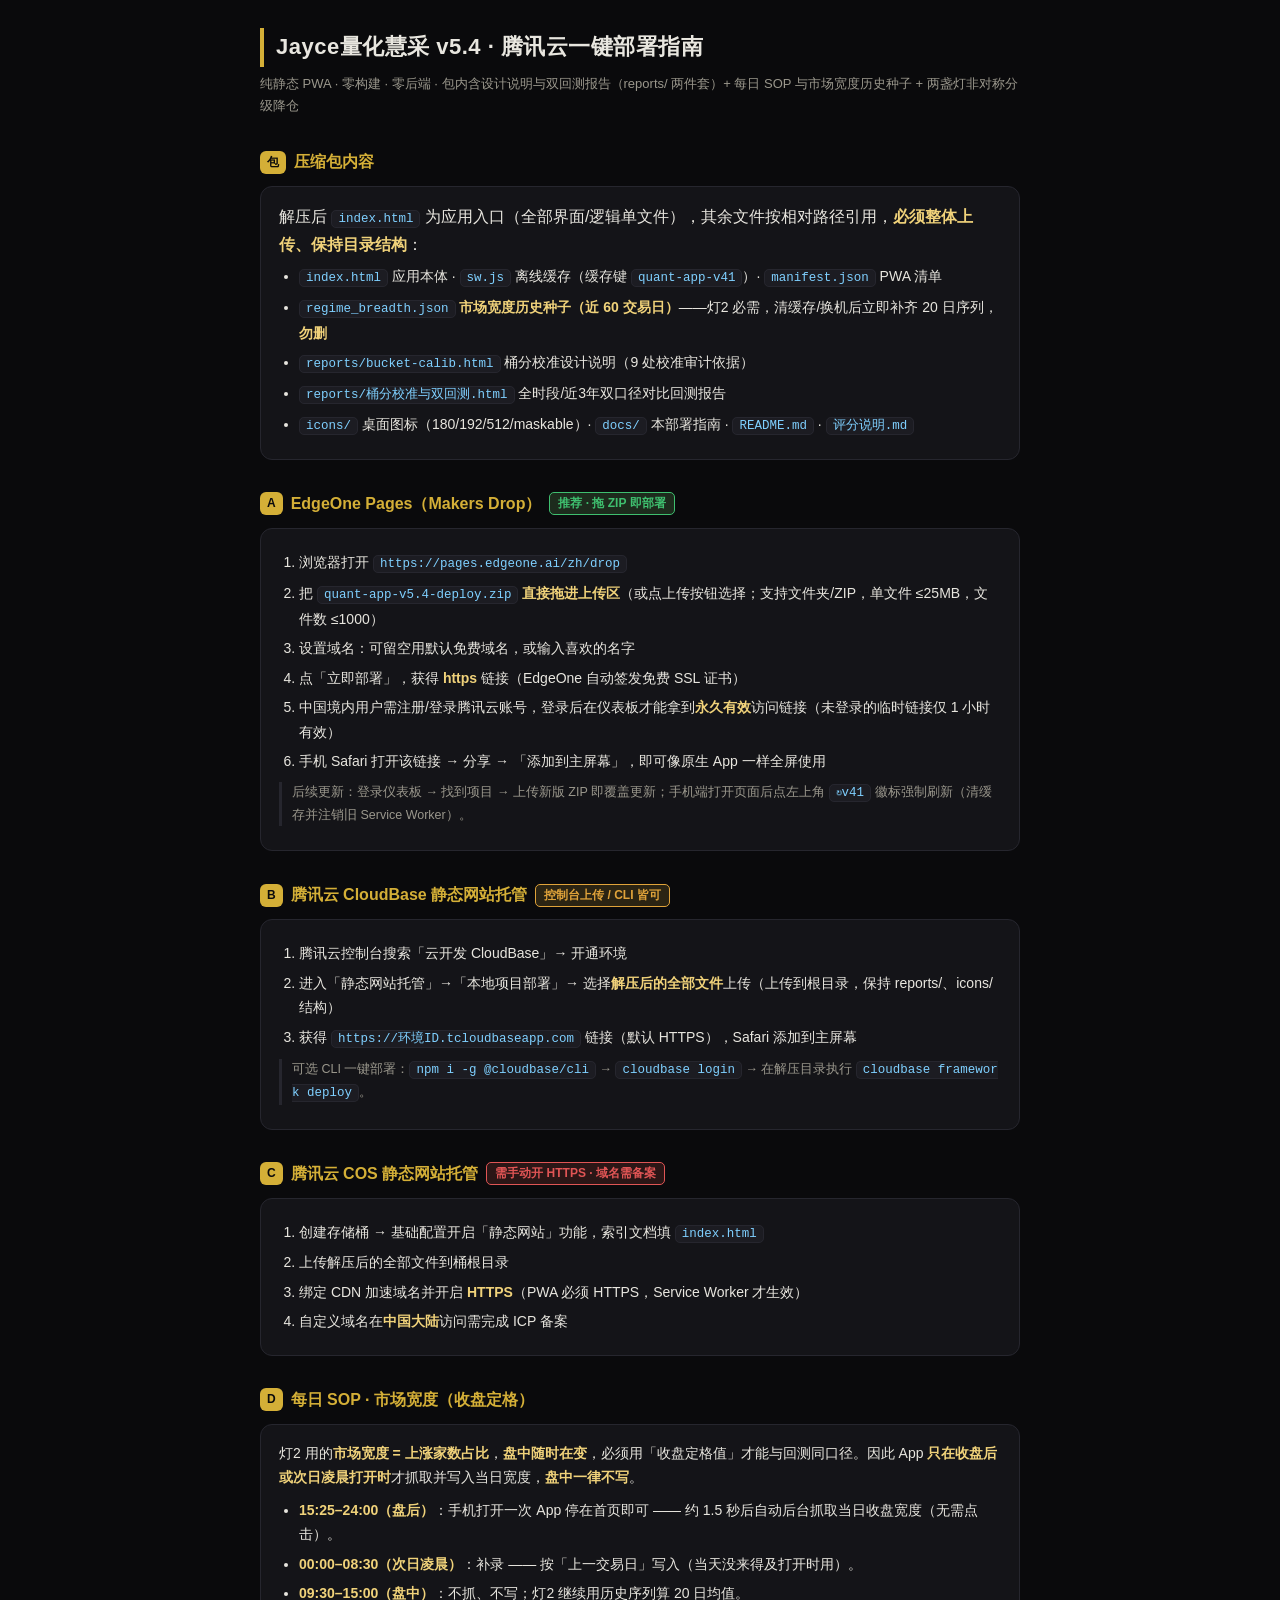
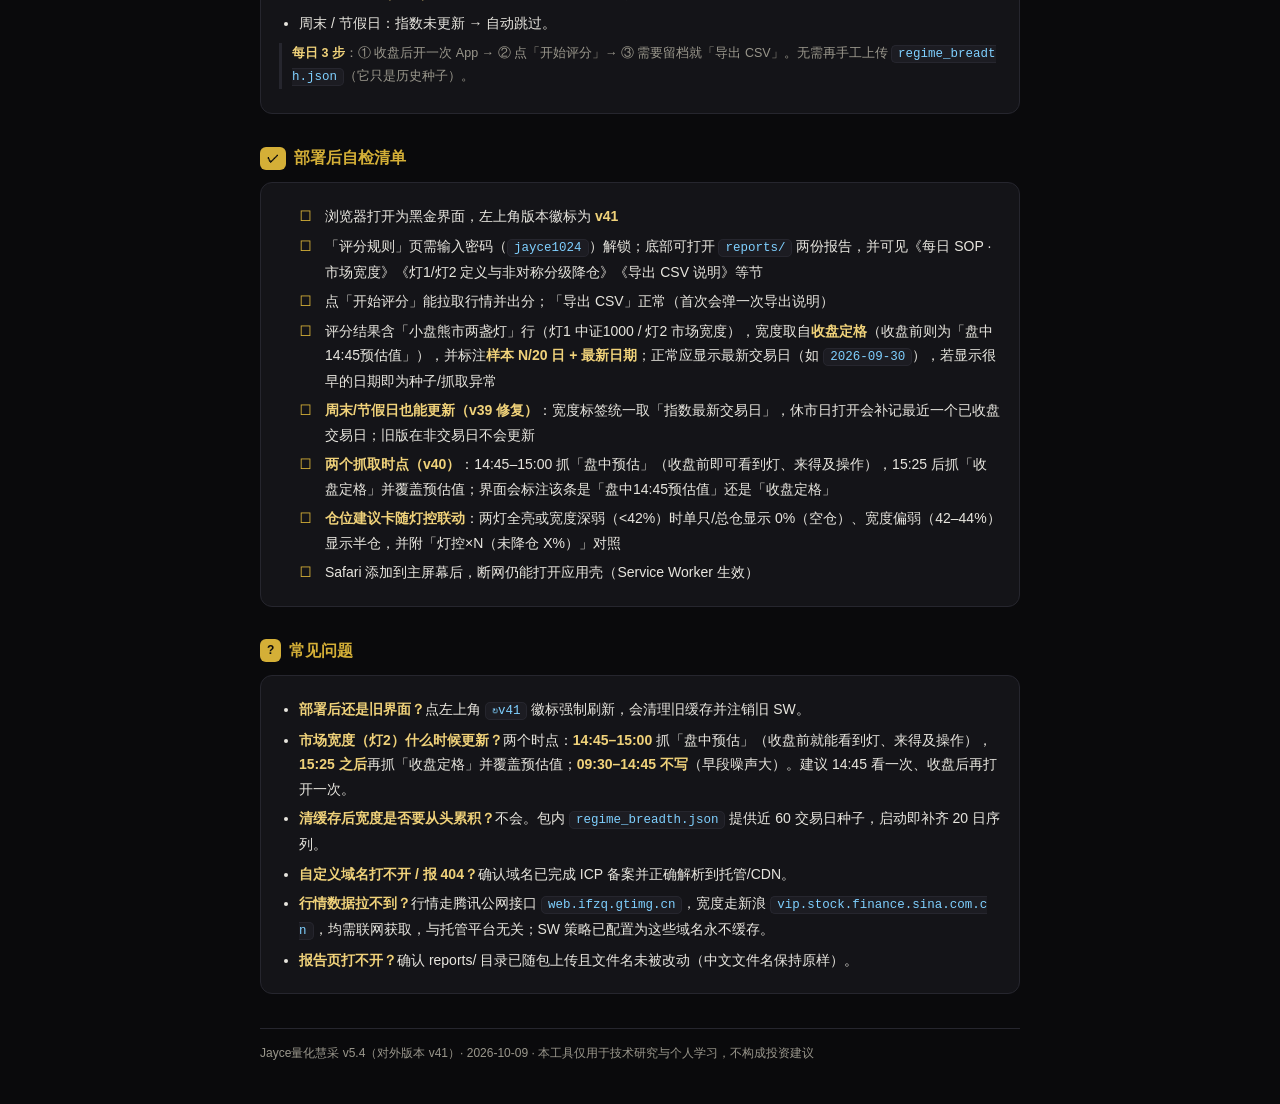
<file: docs/docs/腾讯云部署指南.html>
<!DOCTYPE html>
<html lang="zh-CN">
<head>
<meta charset="UTF-8">
<meta name="viewport" content="width=device-width,initial-scale=1">
<title>Jayce量化慧采 v5.4 · 腾讯云一键部署指南</title>
<style>
  :root{--bg:#0a0a0c;--card:#141418;--line:#26262e;--gold:#d4af37;--gold2:#f0d27a;--tx:#e8e6df;--sub:#9a978c;--ok:#3fbf6f;--warn:#e0a33a;--err:#e05555}
  *{margin:0;padding:0;box-sizing:border-box}
  body{background:var(--bg);color:var(--tx);font-family:-apple-system,BlinkMacSystemFont,"PingFang SC","Microsoft YaHei",sans-serif;line-height:1.75;padding:28px 16px 60px}
  .wrap{max-width:760px;margin:0 auto}
  h1{font-size:22px;letter-spacing:.5px;border-left:4px solid var(--gold);padding-left:12px;margin-bottom:6px}
  .sub{color:var(--sub);font-size:13px;margin-bottom:22px}
  h2{font-size:16px;color:var(--gold);margin:30px 0 10px;display:flex;align-items:center;gap:8px}
  h2 .n{background:var(--gold);color:#0a0a0c;border-radius:6px;font-size:12px;font-weight:700;padding:1px 7px}
  .card{background:var(--card);border:1px solid var(--line);border-radius:12px;padding:16px 18px;margin-bottom:12px}
  .card b{color:var(--gold2)}
  ol,ul{margin-left:20px}
  li{margin:5px 0;font-size:14px}
  code{background:#1c1c22;border:1px solid var(--line);border-radius:5px;padding:1px 6px;font-size:12.5px;color:#7fd0ff;word-break:break-all}
  .tag{display:inline-block;border-radius:5px;padding:0 8px;font-size:12px;font-weight:600;margin-right:6px}
  .tag.a{background:#1d2b1d;color:var(--ok);border:1px solid var(--ok)}
  .tag.b{background:#2b2413;color:var(--warn);border:1px solid var(--warn)}
  .tag.c{background:#2b1616;color:var(--err);border:1px solid var(--err)}
  .ok{color:var(--ok)} .warn{color:var(--warn)} .err{color:var(--err)}
  .note{font-size:12.5px;color:var(--sub);border-left:3px solid var(--line);padding-left:10px;margin:8px 0}
  .check li{list-style:none;position:relative;padding-left:26px}
  .check li::before{content:"☐";position:absolute;left:0;color:var(--gold)}
  .foot{margin-top:34px;color:var(--sub);font-size:12px;border-top:1px solid var(--line);padding-top:14px}
</style>
</head>
<body>
<div class="wrap">
  <h1>Jayce量化慧采 v5.4 · 腾讯云一键部署指南</h1>
  <div class="sub">纯静态 PWA · 零构建 · 零后端 · 包内含设计说明与双回测报告（reports/ 两件套）+ 每日 SOP 与市场宽度历史种子 + 两盏灯非对称分级降仓</div>

  <h2><span class="n">包</span>压缩包内容</h2>
  <div class="card">
    解压后 <code>index.html</code> 为应用入口（全部界面/逻辑单文件），其余文件按相对路径引用，<b>必须整体上传、保持目录结构</b>：
    <ul>
      <li><code>index.html</code> 应用本体 · <code>sw.js</code> 离线缓存（缓存键 <code>quant-app-v41</code>）· <code>manifest.json</code> PWA 清单</li>
      <li><code>regime_breadth.json</code> <b>市场宽度历史种子（近 60 交易日）</b>——灯2 必需，清缓存/换机后立即补齐 20 日序列，<b>勿删</b></li>
      <li><code>reports/bucket-calib.html</code> 桶分校准设计说明（9 处校准审计依据）</li>
      <li><code>reports/桶分校准与双回测.html</code> 全时段/近3年双口径对比回测报告</li>
      <li><code>icons/</code> 桌面图标（180/192/512/maskable）· <code>docs/</code> 本部署指南 · <code>README.md</code> · <code>评分说明.md</code></li>
    </ul>
  </div>

  <h2><span class="n">A</span>EdgeOne Pages（Makers Drop）<span class="tag a">推荐 · 拖 ZIP 即部署</span></h2>
  <div class="card">
    <ol>
      <li>浏览器打开 <code>https://pages.edgeone.ai/zh/drop</code></li>
      <li>把 <code>quant-app-v5.4-deploy.zip</code> <b>直接拖进上传区</b>（或点上传按钮选择；支持文件夹/ZIP，单文件 ≤25MB，文件数 ≤1000）</li>
      <li>设置域名：可留空用默认免费域名，或输入喜欢的名字</li>
      <li>点「立即部署」，获得 <b>https</b> 链接（EdgeOne 自动签发免费 SSL 证书）</li>
      <li>中国境内用户需注册/登录腾讯云账号，登录后在仪表板才能拿到<b>永久有效</b>访问链接（未登录的临时链接仅 1 小时有效）</li>
      <li>手机 Safari 打开该链接 → 分享 → 「添加到主屏幕」，即可像原生 App 一样全屏使用</li>
    </ol>
    <div class="note">后续更新：登录仪表板 → 找到项目 → 上传新版 ZIP 即覆盖更新；手机端打开页面后点左上角 <code>↻v41</code> 徽标强制刷新（清缓存并注销旧 Service Worker）。</div>
  </div>

  <h2><span class="n">B</span>腾讯云 CloudBase 静态网站托管<span class="tag b">控制台上传 / CLI 皆可</span></h2>
  <div class="card">
    <ol>
      <li>腾讯云控制台搜索「云开发 CloudBase」→ 开通环境</li>
      <li>进入「静态网站托管」→「本地项目部署」→ 选择<b>解压后的全部文件</b>上传（上传到根目录，保持 reports/、icons/ 结构）</li>
      <li>获得 <code>https://环境ID.tcloudbaseapp.com</code> 链接（默认 HTTPS），Safari 添加到主屏幕</li>
    </ol>
    <div class="note">可选 CLI 一键部署：<code>npm i -g @cloudbase/cli</code> → <code>cloudbase login</code> → 在解压目录执行 <code>cloudbase framework deploy</code>。</div>
  </div>

  <h2><span class="n">C</span>腾讯云 COS 静态网站托管<span class="tag c">需手动开 HTTPS · 域名需备案</span></h2>
  <div class="card">
    <ol>
      <li>创建存储桶 → 基础配置开启「静态网站」功能，索引文档填 <code>index.html</code></li>
      <li>上传解压后的全部文件到桶根目录</li>
      <li>绑定 CDN 加速域名并开启 <b>HTTPS</b>（PWA 必须 HTTPS，Service Worker 才生效）</li>
      <li>自定义域名在<b>中国大陆</b>访问需完成 ICP 备案</li>
    </ol>
  </div>

  <h2><span class="n">D</span>每日 SOP · 市场宽度（收盘定格）</h2>
  <div class="card">
    <p style="font-size:14px;margin-bottom:8px">灯2 用的<b>市场宽度 = 上涨家数占比</b>，<b>盘中随时在变</b>，必须用「收盘定格值」才能与回测同口径。因此 App <b>只在收盘后或次日凌晨打开时</b>才抓取并写入当日宽度，<b>盘中一律不写</b>。</p>
    <ul>
      <li><b>15:25–24:00（盘后）</b>：手机打开一次 App 停在首页即可 —— 约 1.5 秒后自动后台抓取当日收盘宽度（无需点击）。</li>
      <li><b>00:00–08:30（次日凌晨）</b>：补录 —— 按「上一交易日」写入（当天没来得及打开时用）。</li>
      <li><b>09:30–15:00（盘中）</b>：不抓、不写；灯2 继续用历史序列算 20 日均值。</li>
      <li>周末 / 节假日：指数未更新 → 自动跳过。</li>
    </ul>
    <div class="note"><b>每日 3 步</b>：① 收盘后开一次 App → ② 点「开始评分」→ ③ 需要留档就「导出 CSV」。无需再手工上传 <code>regime_breadth.json</code>（它只是历史种子）。</div>
  </div>

  <h2><span class="n">✓</span>部署后自检清单</h2>
  <div class="card check">
    <ul>
      <li>浏览器打开为黑金界面，左上角版本徽标为 <b>v41</b></li>
      <li>「评分规则」页需输入密码（<code>jayce1024</code>）解锁；底部可打开 <code>reports/</code> 两份报告，并可见《每日 SOP · 市场宽度》《灯1/灯2 定义与非对称分级降仓》《导出 CSV 说明》等节</li>
      <li>点「开始评分」能拉取行情并出分；「导出 CSV」正常（首次会弹一次导出说明）</li>
      <li>评分结果含「小盘熊市两盏灯」行（灯1 中证1000 / 灯2 市场宽度），宽度取自<b>收盘定格</b>（收盘前则为「盘中14:45预估值」），并标注<b>样本 N/20 日 + 最新日期</b>；正常应显示最新交易日（如 <code>2026-09-30</code>），若显示很早的日期即为种子/抓取异常</li>
      <li><b>周末/节假日也能更新（v39 修复）</b>：宽度标签统一取「指数最新交易日」，休市日打开会补记最近一个已收盘交易日；旧版在非交易日不会更新</li>
      <li><b>两个抓取时点（v40）</b>：14:45–15:00 抓「盘中预估」（收盘前即可看到灯、来得及操作），15:25 后抓「收盘定格」并覆盖预估值；界面会标注该条是「盘中14:45预估值」还是「收盘定格」</li>
      <li><b>仓位建议卡随灯控联动</b>：两灯全亮或宽度深弱（&lt;42%）时单只/总仓显示 0%（空仓）、宽度偏弱（42–44%）显示半仓，并附「灯控×N（未降仓 X%）」对照</li>
      <li>Safari 添加到主屏幕后，断网仍能打开应用壳（Service Worker 生效）</li>
    </ul>
  </div>

  <h2><span class="n">?</span>常见问题</h2>
  <div class="card">
    <ul>
      <li><b class="warn">部署后还是旧界面？</b>点左上角 <code>↻v41</code> 徽标强制刷新，会清理旧缓存并注销旧 SW。</li>
      <li><b class="warn">市场宽度（灯2）什么时候更新？</b>两个时点：<b>14:45–15:00</b> 抓「盘中预估」（收盘前就能看到灯、来得及操作），<b>15:25 之后</b>再抓「收盘定格」并覆盖预估值；<b>09:30–14:45 不写</b>（早段噪声大）。建议 14:45 看一次、收盘后再打开一次。</li>
      <li><b class="warn">清缓存后宽度是否要从头累积？</b>不会。包内 <code>regime_breadth.json</code> 提供近 60 交易日种子，启动即补齐 20 日序列。</li>
      <li><b class="warn">自定义域名打不开 / 报 404？</b>确认域名已完成 ICP 备案并正确解析到托管/CDN。</li>
      <li><b class="warn">行情数据拉不到？</b>行情走腾讯公网接口 <code>web.ifzq.gtimg.cn</code>，宽度走新浪 <code>vip.stock.finance.sina.com.cn</code>，均需联网获取，与托管平台无关；SW 策略已配置为这些域名永不缓存。</li>
      <li><b class="warn">报告页打不开？</b>确认 reports/ 目录已随包上传且文件名未被改动（中文文件名保持原样）。</li>
    </ul>
  </div>

  <div class="foot">Jayce量化慧采 v5.4（对外版本 v41）· 2026-10-09 · 本工具仅用于技术研究与个人学习，不构成投资建议</div>
</div>
</body>
</html>
</file>
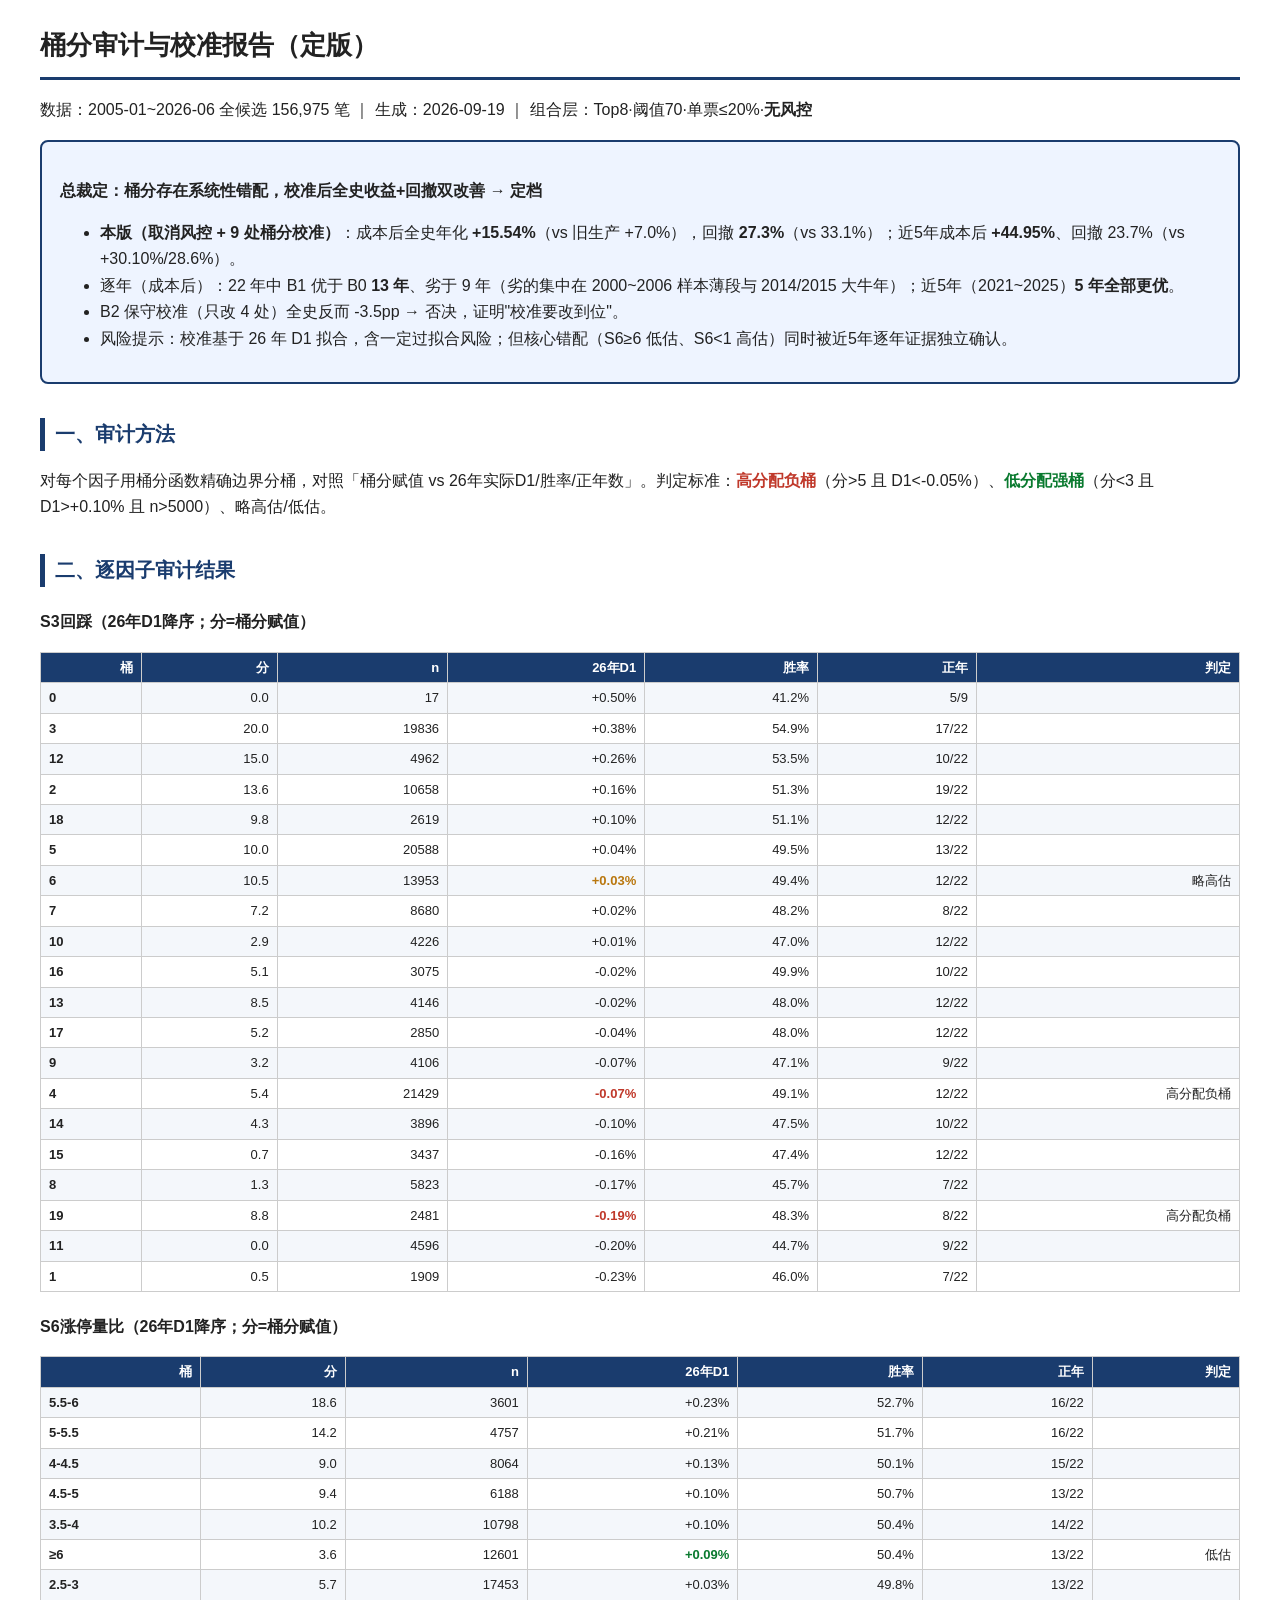
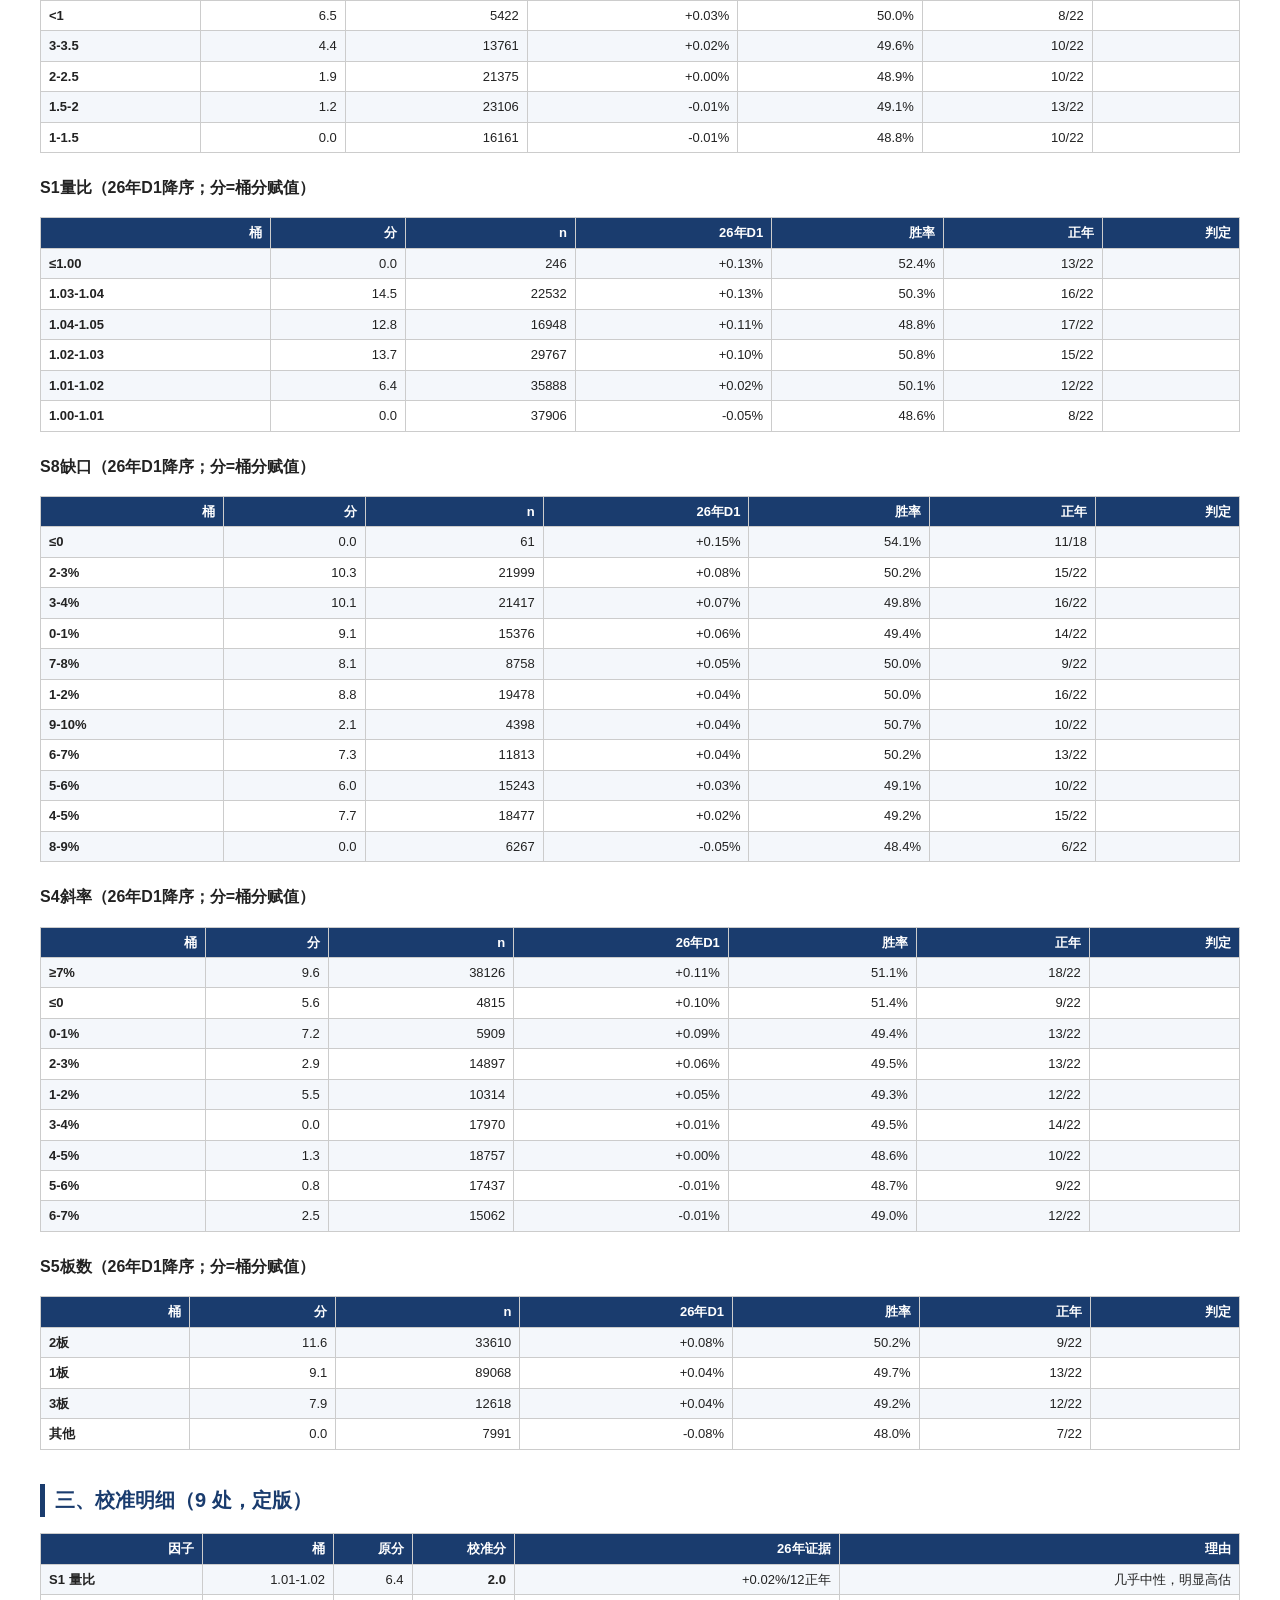
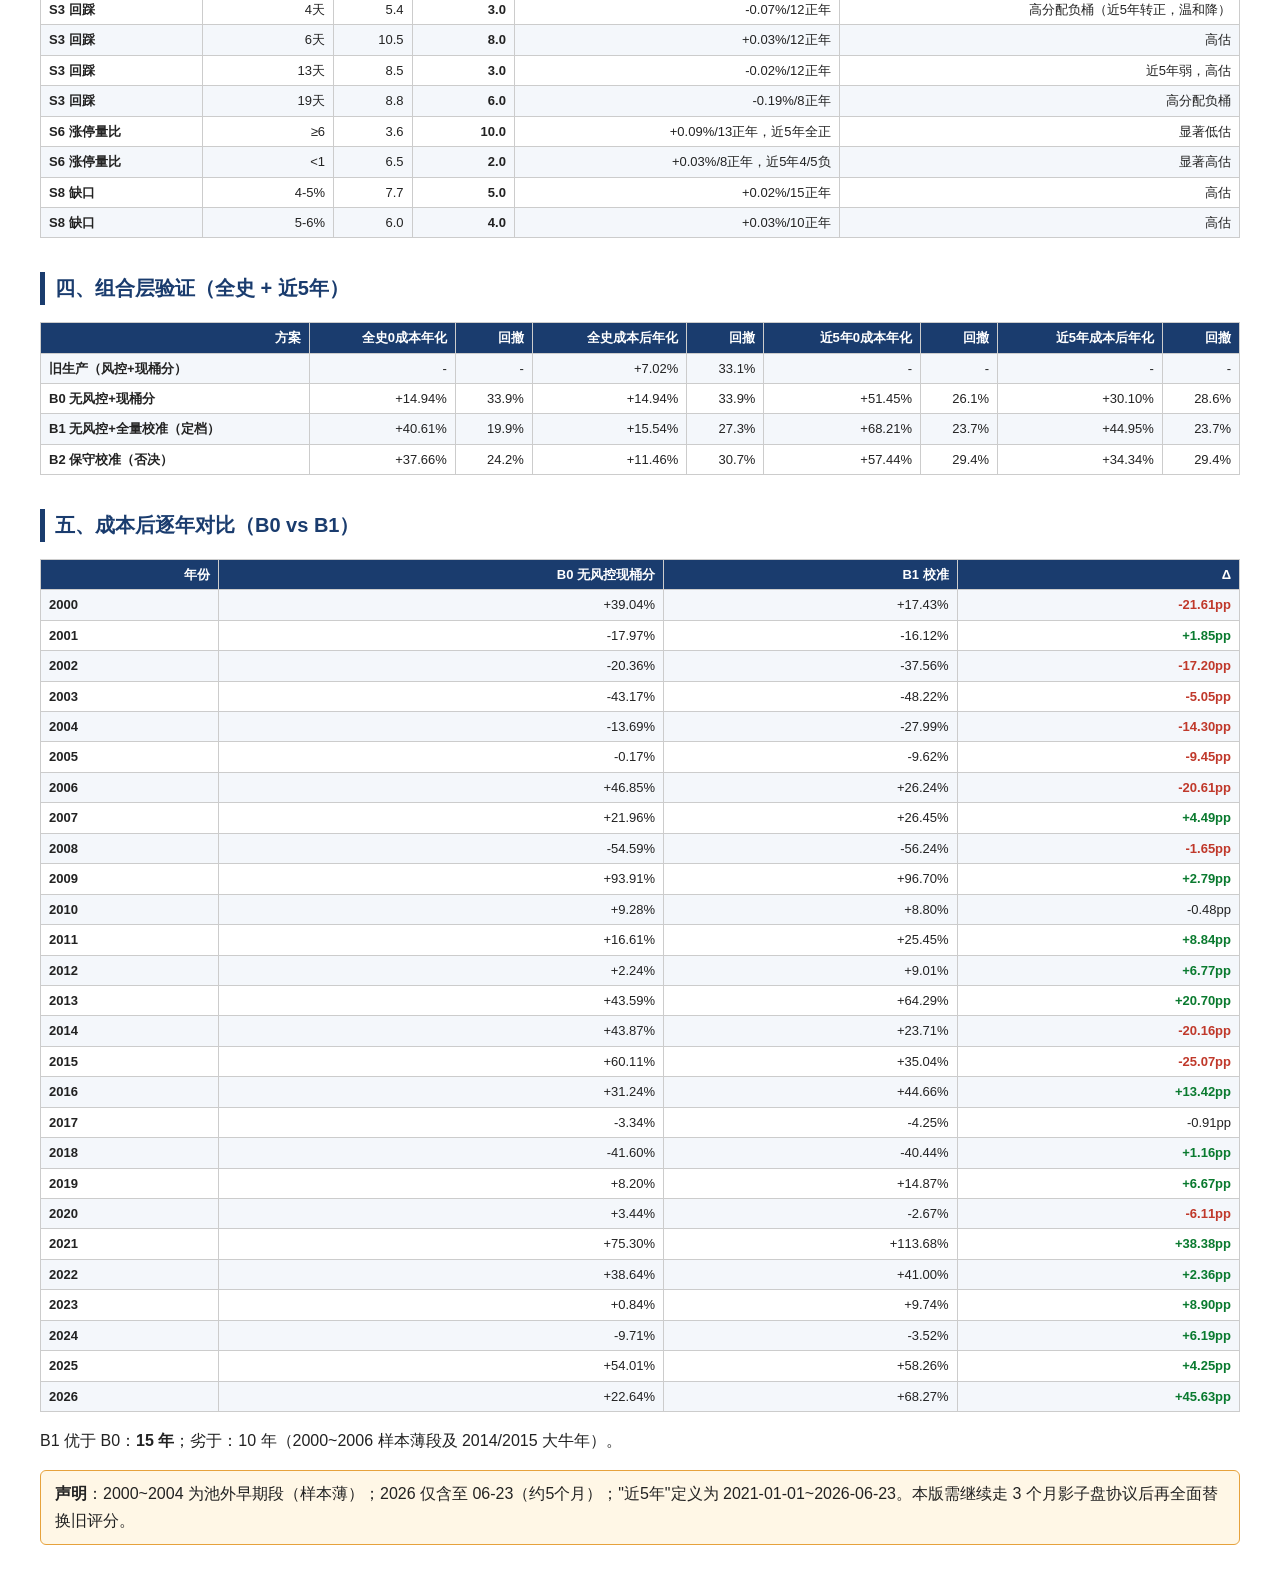
<file: docs/reports/bucket-calib.html>
<!DOCTYPE html>
<html lang="zh"><head><meta charset="utf-8"><title>桶分审计与校准报告</title><style>
body{font-family:'Noto Sans CJK SC','WenQuanYi Micro Hei',sans-serif;max-width:1200px;margin:24px auto;padding:0 20px;color:#222;line-height:1.65}
h1{font-size:26px;border-bottom:3px solid #1a3c6e;padding-bottom:10px}
h2{font-size:20px;color:#1a3c6e;margin-top:34px;border-left:5px solid #1a3c6e;padding-left:10px}
h3{font-size:16px;margin-top:22px}
table{border-collapse:collapse;width:100%;margin:10px 0;font-size:13px}
th,td{border:1px solid #ccc;padding:4px 8px;text-align:right;white-space:nowrap}
th{background:#1a3c6e;color:#fff}
td:first-child{text-align:left;font-weight:600}
tr:nth-child(even){background:#f4f7fb}
.verdict{background:#eef4ff;border:2px solid #1a3c6e;border-radius:8px;padding:14px 18px;margin:16px 0}
.good{color:#0a7a2f;font-weight:700}.bad{color:#c0392b;font-weight:700}.mid{color:#b9770e;font-weight:700}
.warn{background:#fff7e6;border:1px solid #e6a23c;border-radius:6px;padding:10px 14px;margin:10px 0}
.tag{display:inline-block;padding:1px 8px;border-radius:10px;font-size:12px;color:#fff}
.tg{background:#0a7a2f}.ty{background:#b9770e}
</style></head><body>
<h1>桶分审计与校准报告（定版）</h1>
<p>数据：2005-01~2026-06 全候选 156,975 笔 ｜ 生成：2026-09-19 ｜ 组合层：Top8·阈值70·单票≤20%·<b>无风控</b></p>

<div class="verdict"><h3>总裁定：桶分存在系统性错配，校准后全史收益+回撤双改善 → 定档</h3>
<ul>
<li><b>本版（取消风控 + 9 处桶分校准）</b>：成本后全史年化 <b>+15.54%</b>（vs 旧生产 +7.0%），回撤 <b>27.3%</b>（vs 33.1%）；近5年成本后 <b>+44.95%</b>、回撤 23.7%（vs +30.10%/28.6%）。</li>
<li>逐年（成本后）：22 年中 B1 优于 B0 <b>13 年</b>、劣于 9 年（劣的集中在 2000~2006 样本薄段与 2014/2015 大牛年）；近5年（2021~2025）<b>5 年全部更优</b>。</li>
<li>B2 保守校准（只改 4 处）全史反而 -3.5pp → 否决，证明"校准要改到位"。</li>
<li>风险提示：校准基于 26 年 D1 拟合，含一定过拟合风险；但核心错配（S6≥6 低估、S6&lt;1 高估）同时被近5年逐年证据独立确认。</li>
</ul></div>

<h2>一、审计方法</h2>
<p>对每个因子用桶分函数精确边界分桶，对照「桶分赋值 vs 26年实际D1/胜率/正年数」。判定标准：<span class="bad">高分配负桶</span>（分&gt;5 且 D1&lt;-0.05%）、<span class="good">低分配强桶</span>（分&lt;3 且 D1&gt;+0.10% 且 n&gt;5000）、略高估/低估。</p>

<h2>二、逐因子审计结果</h2>
<h3>S3回踩（26年D1降序；分=桶分赋值）</h3><table><tr><th>桶</th><th>分</th><th>n</th><th>26年D1</th><th>胜率</th><th>正年</th><th>判定</th></tr><tr><td>0</td><td>0.0</td><td>17</td><td class=''>+0.50%</td><td>41.2%</td><td>5/9</td><td></td></tr><tr><td>3</td><td>20.0</td><td>19836</td><td class=''>+0.38%</td><td>54.9%</td><td>17/22</td><td></td></tr><tr><td>12</td><td>15.0</td><td>4962</td><td class=''>+0.26%</td><td>53.5%</td><td>10/22</td><td></td></tr><tr><td>2</td><td>13.6</td><td>10658</td><td class=''>+0.16%</td><td>51.3%</td><td>19/22</td><td></td></tr><tr><td>18</td><td>9.8</td><td>2619</td><td class=''>+0.10%</td><td>51.1%</td><td>12/22</td><td></td></tr><tr><td>5</td><td>10.0</td><td>20588</td><td class=''>+0.04%</td><td>49.5%</td><td>13/22</td><td></td></tr><tr><td>6</td><td>10.5</td><td>13953</td><td class='mid'>+0.03%</td><td>49.4%</td><td>12/22</td><td>略高估</td></tr><tr><td>7</td><td>7.2</td><td>8680</td><td class=''>+0.02%</td><td>48.2%</td><td>8/22</td><td></td></tr><tr><td>10</td><td>2.9</td><td>4226</td><td class=''>+0.01%</td><td>47.0%</td><td>12/22</td><td></td></tr><tr><td>16</td><td>5.1</td><td>3075</td><td class=''>-0.02%</td><td>49.9%</td><td>10/22</td><td></td></tr><tr><td>13</td><td>8.5</td><td>4146</td><td class=''>-0.02%</td><td>48.0%</td><td>12/22</td><td></td></tr><tr><td>17</td><td>5.2</td><td>2850</td><td class=''>-0.04%</td><td>48.0%</td><td>12/22</td><td></td></tr><tr><td>9</td><td>3.2</td><td>4106</td><td class=''>-0.07%</td><td>47.1%</td><td>9/22</td><td></td></tr><tr><td>4</td><td>5.4</td><td>21429</td><td class='bad'>-0.07%</td><td>49.1%</td><td>12/22</td><td>高分配负桶</td></tr><tr><td>14</td><td>4.3</td><td>3896</td><td class=''>-0.10%</td><td>47.5%</td><td>10/22</td><td></td></tr><tr><td>15</td><td>0.7</td><td>3437</td><td class=''>-0.16%</td><td>47.4%</td><td>12/22</td><td></td></tr><tr><td>8</td><td>1.3</td><td>5823</td><td class=''>-0.17%</td><td>45.7%</td><td>7/22</td><td></td></tr><tr><td>19</td><td>8.8</td><td>2481</td><td class='bad'>-0.19%</td><td>48.3%</td><td>8/22</td><td>高分配负桶</td></tr><tr><td>11</td><td>0.0</td><td>4596</td><td class=''>-0.20%</td><td>44.7%</td><td>9/22</td><td></td></tr><tr><td>1</td><td>0.5</td><td>1909</td><td class=''>-0.23%</td><td>46.0%</td><td>7/22</td><td></td></tr></table>
<h3>S6涨停量比（26年D1降序；分=桶分赋值）</h3><table><tr><th>桶</th><th>分</th><th>n</th><th>26年D1</th><th>胜率</th><th>正年</th><th>判定</th></tr><tr><td>5.5-6</td><td>18.6</td><td>3601</td><td class=''>+0.23%</td><td>52.7%</td><td>16/22</td><td></td></tr><tr><td>5-5.5</td><td>14.2</td><td>4757</td><td class=''>+0.21%</td><td>51.7%</td><td>16/22</td><td></td></tr><tr><td>4-4.5</td><td>9.0</td><td>8064</td><td class=''>+0.13%</td><td>50.1%</td><td>15/22</td><td></td></tr><tr><td>4.5-5</td><td>9.4</td><td>6188</td><td class=''>+0.10%</td><td>50.7%</td><td>13/22</td><td></td></tr><tr><td>3.5-4</td><td>10.2</td><td>10798</td><td class=''>+0.10%</td><td>50.4%</td><td>14/22</td><td></td></tr><tr><td>≥6</td><td>3.6</td><td>12601</td><td class='good'>+0.09%</td><td>50.4%</td><td>13/22</td><td>低估</td></tr><tr><td>2.5-3</td><td>5.7</td><td>17453</td><td class=''>+0.03%</td><td>49.8%</td><td>13/22</td><td></td></tr><tr><td><1</td><td>6.5</td><td>5422</td><td class=''>+0.03%</td><td>50.0%</td><td>8/22</td><td></td></tr><tr><td>3-3.5</td><td>4.4</td><td>13761</td><td class=''>+0.02%</td><td>49.6%</td><td>10/22</td><td></td></tr><tr><td>2-2.5</td><td>1.9</td><td>21375</td><td class=''>+0.00%</td><td>48.9%</td><td>10/22</td><td></td></tr><tr><td>1.5-2</td><td>1.2</td><td>23106</td><td class=''>-0.01%</td><td>49.1%</td><td>13/22</td><td></td></tr><tr><td>1-1.5</td><td>0.0</td><td>16161</td><td class=''>-0.01%</td><td>48.8%</td><td>10/22</td><td></td></tr></table>
<h3>S1量比（26年D1降序；分=桶分赋值）</h3><table><tr><th>桶</th><th>分</th><th>n</th><th>26年D1</th><th>胜率</th><th>正年</th><th>判定</th></tr><tr><td>≤1.00</td><td>0.0</td><td>246</td><td class=''>+0.13%</td><td>52.4%</td><td>13/22</td><td></td></tr><tr><td>1.03-1.04</td><td>14.5</td><td>22532</td><td class=''>+0.13%</td><td>50.3%</td><td>16/22</td><td></td></tr><tr><td>1.04-1.05</td><td>12.8</td><td>16948</td><td class=''>+0.11%</td><td>48.8%</td><td>17/22</td><td></td></tr><tr><td>1.02-1.03</td><td>13.7</td><td>29767</td><td class=''>+0.10%</td><td>50.8%</td><td>15/22</td><td></td></tr><tr><td>1.01-1.02</td><td>6.4</td><td>35888</td><td class=''>+0.02%</td><td>50.1%</td><td>12/22</td><td></td></tr><tr><td>1.00-1.01</td><td>0.0</td><td>37906</td><td class=''>-0.05%</td><td>48.6%</td><td>8/22</td><td></td></tr></table>
<h3>S8缺口（26年D1降序；分=桶分赋值）</h3><table><tr><th>桶</th><th>分</th><th>n</th><th>26年D1</th><th>胜率</th><th>正年</th><th>判定</th></tr><tr><td>≤0</td><td>0.0</td><td>61</td><td class=''>+0.15%</td><td>54.1%</td><td>11/18</td><td></td></tr><tr><td>2-3%</td><td>10.3</td><td>21999</td><td class=''>+0.08%</td><td>50.2%</td><td>15/22</td><td></td></tr><tr><td>3-4%</td><td>10.1</td><td>21417</td><td class=''>+0.07%</td><td>49.8%</td><td>16/22</td><td></td></tr><tr><td>0-1%</td><td>9.1</td><td>15376</td><td class=''>+0.06%</td><td>49.4%</td><td>14/22</td><td></td></tr><tr><td>7-8%</td><td>8.1</td><td>8758</td><td class=''>+0.05%</td><td>50.0%</td><td>9/22</td><td></td></tr><tr><td>1-2%</td><td>8.8</td><td>19478</td><td class=''>+0.04%</td><td>50.0%</td><td>16/22</td><td></td></tr><tr><td>9-10%</td><td>2.1</td><td>4398</td><td class=''>+0.04%</td><td>50.7%</td><td>10/22</td><td></td></tr><tr><td>6-7%</td><td>7.3</td><td>11813</td><td class=''>+0.04%</td><td>50.2%</td><td>13/22</td><td></td></tr><tr><td>5-6%</td><td>6.0</td><td>15243</td><td class=''>+0.03%</td><td>49.1%</td><td>10/22</td><td></td></tr><tr><td>4-5%</td><td>7.7</td><td>18477</td><td class=''>+0.02%</td><td>49.2%</td><td>15/22</td><td></td></tr><tr><td>8-9%</td><td>0.0</td><td>6267</td><td class=''>-0.05%</td><td>48.4%</td><td>6/22</td><td></td></tr></table>
<h3>S4斜率（26年D1降序；分=桶分赋值）</h3><table><tr><th>桶</th><th>分</th><th>n</th><th>26年D1</th><th>胜率</th><th>正年</th><th>判定</th></tr><tr><td>≥7%</td><td>9.6</td><td>38126</td><td class=''>+0.11%</td><td>51.1%</td><td>18/22</td><td></td></tr><tr><td>≤0</td><td>5.6</td><td>4815</td><td class=''>+0.10%</td><td>51.4%</td><td>9/22</td><td></td></tr><tr><td>0-1%</td><td>7.2</td><td>5909</td><td class=''>+0.09%</td><td>49.4%</td><td>13/22</td><td></td></tr><tr><td>2-3%</td><td>2.9</td><td>14897</td><td class=''>+0.06%</td><td>49.5%</td><td>13/22</td><td></td></tr><tr><td>1-2%</td><td>5.5</td><td>10314</td><td class=''>+0.05%</td><td>49.3%</td><td>12/22</td><td></td></tr><tr><td>3-4%</td><td>0.0</td><td>17970</td><td class=''>+0.01%</td><td>49.5%</td><td>14/22</td><td></td></tr><tr><td>4-5%</td><td>1.3</td><td>18757</td><td class=''>+0.00%</td><td>48.6%</td><td>10/22</td><td></td></tr><tr><td>5-6%</td><td>0.8</td><td>17437</td><td class=''>-0.01%</td><td>48.7%</td><td>9/22</td><td></td></tr><tr><td>6-7%</td><td>2.5</td><td>15062</td><td class=''>-0.01%</td><td>49.0%</td><td>12/22</td><td></td></tr></table>
<h3>S5板数（26年D1降序；分=桶分赋值）</h3><table><tr><th>桶</th><th>分</th><th>n</th><th>26年D1</th><th>胜率</th><th>正年</th><th>判定</th></tr><tr><td>2板</td><td>11.6</td><td>33610</td><td class=''>+0.08%</td><td>50.2%</td><td>9/22</td><td></td></tr><tr><td>1板</td><td>9.1</td><td>89068</td><td class=''>+0.04%</td><td>49.7%</td><td>13/22</td><td></td></tr><tr><td>3板</td><td>7.9</td><td>12618</td><td class=''>+0.04%</td><td>49.2%</td><td>12/22</td><td></td></tr><tr><td>其他</td><td>0.0</td><td>7991</td><td class=''>-0.08%</td><td>48.0%</td><td>7/22</td><td></td></tr></table>

<h2>三、校准明细（9 处，定版）</h2>
<table><tr><th>因子</th><th>桶</th><th>原分</th><th>校准分</th><th>26年证据</th><th>理由</th></tr><tr><td>S1 量比</td><td>1.01-1.02</td><td>6.4</td><td><b>2.0</b></td><td>+0.02%/12正年</td><td>几乎中性，明显高估</td></tr><tr><td>S3 回踩</td><td>4天</td><td>5.4</td><td><b>3.0</b></td><td>-0.07%/12正年</td><td>高分配负桶（近5年转正，温和降）</td></tr><tr><td>S3 回踩</td><td>6天</td><td>10.5</td><td><b>8.0</b></td><td>+0.03%/12正年</td><td>高估</td></tr><tr><td>S3 回踩</td><td>13天</td><td>8.5</td><td><b>3.0</b></td><td>-0.02%/12正年</td><td>近5年弱，高估</td></tr><tr><td>S3 回踩</td><td>19天</td><td>8.8</td><td><b>6.0</b></td><td>-0.19%/8正年</td><td>高分配负桶</td></tr><tr><td>S6 涨停量比</td><td>≥6</td><td>3.6</td><td><b>10.0</b></td><td>+0.09%/13正年，近5年全正</td><td>显著低估</td></tr><tr><td>S6 涨停量比</td><td><1</td><td>6.5</td><td><b>2.0</b></td><td>+0.03%/8正年，近5年4/5负</td><td>显著高估</td></tr><tr><td>S8 缺口</td><td>4-5%</td><td>7.7</td><td><b>5.0</b></td><td>+0.02%/15正年</td><td>高估</td></tr><tr><td>S8 缺口</td><td>5-6%</td><td>6.0</td><td><b>4.0</b></td><td>+0.03%/10正年</td><td>高估</td></tr></table>

<h2>四、组合层验证（全史 + 近5年）</h2>
<table><tr><th>方案</th><th>全史0成本年化</th><th>回撤</th><th>全史成本后年化</th><th>回撤</th><th>近5年0成本年化</th><th>回撤</th><th>近5年成本后年化</th><th>回撤</th></tr><tr><td>旧生产（风控+现桶分）</td><td>-</td><td>-</td><td>+7.02%</td><td>33.1%</td><td>-</td><td>-</td><td>-</td><td>-</td></tr><tr><td>B0 无风控+现桶分</td><td>+14.94%</td><td>33.9%</td><td>+14.94%</td><td>33.9%</td><td>+51.45%</td><td>26.1%</td><td>+30.10%</td><td>28.6%</td></tr><tr><td><b>B1 无风控+全量校准（定档）</b></td><td>+40.61%</td><td>19.9%</td><td>+15.54%</td><td>27.3%</td><td>+68.21%</td><td>23.7%</td><td>+44.95%</td><td>23.7%</td></tr><tr><td>B2 保守校准（否决）</td><td>+37.66%</td><td>24.2%</td><td>+11.46%</td><td>30.7%</td><td>+57.44%</td><td>29.4%</td><td>+34.34%</td><td>29.4%</td></tr></table>

<h2>五、成本后逐年对比（B0 vs B1）</h2>
<table><tr><th>年份</th><th>B0 无风控现桶分</th><th>B1 校准</th><th>Δ</th></tr><tr><td>2000</td><td>+39.04%</td><td>+17.43%</td><td class='bad'>-21.61pp</td></tr><tr><td>2001</td><td>-17.97%</td><td>-16.12%</td><td class='good'>+1.85pp</td></tr><tr><td>2002</td><td>-20.36%</td><td>-37.56%</td><td class='bad'>-17.20pp</td></tr><tr><td>2003</td><td>-43.17%</td><td>-48.22%</td><td class='bad'>-5.05pp</td></tr><tr><td>2004</td><td>-13.69%</td><td>-27.99%</td><td class='bad'>-14.30pp</td></tr><tr><td>2005</td><td>-0.17%</td><td>-9.62%</td><td class='bad'>-9.45pp</td></tr><tr><td>2006</td><td>+46.85%</td><td>+26.24%</td><td class='bad'>-20.61pp</td></tr><tr><td>2007</td><td>+21.96%</td><td>+26.45%</td><td class='good'>+4.49pp</td></tr><tr><td>2008</td><td>-54.59%</td><td>-56.24%</td><td class='bad'>-1.65pp</td></tr><tr><td>2009</td><td>+93.91%</td><td>+96.70%</td><td class='good'>+2.79pp</td></tr><tr><td>2010</td><td>+9.28%</td><td>+8.80%</td><td class=''>-0.48pp</td></tr><tr><td>2011</td><td>+16.61%</td><td>+25.45%</td><td class='good'>+8.84pp</td></tr><tr><td>2012</td><td>+2.24%</td><td>+9.01%</td><td class='good'>+6.77pp</td></tr><tr><td>2013</td><td>+43.59%</td><td>+64.29%</td><td class='good'>+20.70pp</td></tr><tr><td>2014</td><td>+43.87%</td><td>+23.71%</td><td class='bad'>-20.16pp</td></tr><tr><td>2015</td><td>+60.11%</td><td>+35.04%</td><td class='bad'>-25.07pp</td></tr><tr><td>2016</td><td>+31.24%</td><td>+44.66%</td><td class='good'>+13.42pp</td></tr><tr><td>2017</td><td>-3.34%</td><td>-4.25%</td><td class=''>-0.91pp</td></tr><tr><td>2018</td><td>-41.60%</td><td>-40.44%</td><td class='good'>+1.16pp</td></tr><tr><td>2019</td><td>+8.20%</td><td>+14.87%</td><td class='good'>+6.67pp</td></tr><tr><td>2020</td><td>+3.44%</td><td>-2.67%</td><td class='bad'>-6.11pp</td></tr><tr><td>2021</td><td>+75.30%</td><td>+113.68%</td><td class='good'>+38.38pp</td></tr><tr><td>2022</td><td>+38.64%</td><td>+41.00%</td><td class='good'>+2.36pp</td></tr><tr><td>2023</td><td>+0.84%</td><td>+9.74%</td><td class='good'>+8.90pp</td></tr><tr><td>2024</td><td>-9.71%</td><td>-3.52%</td><td class='good'>+6.19pp</td></tr><tr><td>2025</td><td>+54.01%</td><td>+58.26%</td><td class='good'>+4.25pp</td></tr><tr><td>2026</td><td>+22.64%</td><td>+68.27%</td><td class='good'>+45.63pp</td></tr></table>
<p>B1 优于 B0：<b>15 年</b>；劣于：10 年（2000~2006 样本薄段及 2014/2015 大牛年）。</p>

<div class="warn"><b>声明</b>：2000~2004 为池外早期段（样本薄）；2026 仅含至 06-23（约5个月）；"近5年"定义为 2021-01-01~2026-06-23。本版需继续走 3 个月影子盘协议后再全面替换旧评分。</div>
</body></html>
</file>
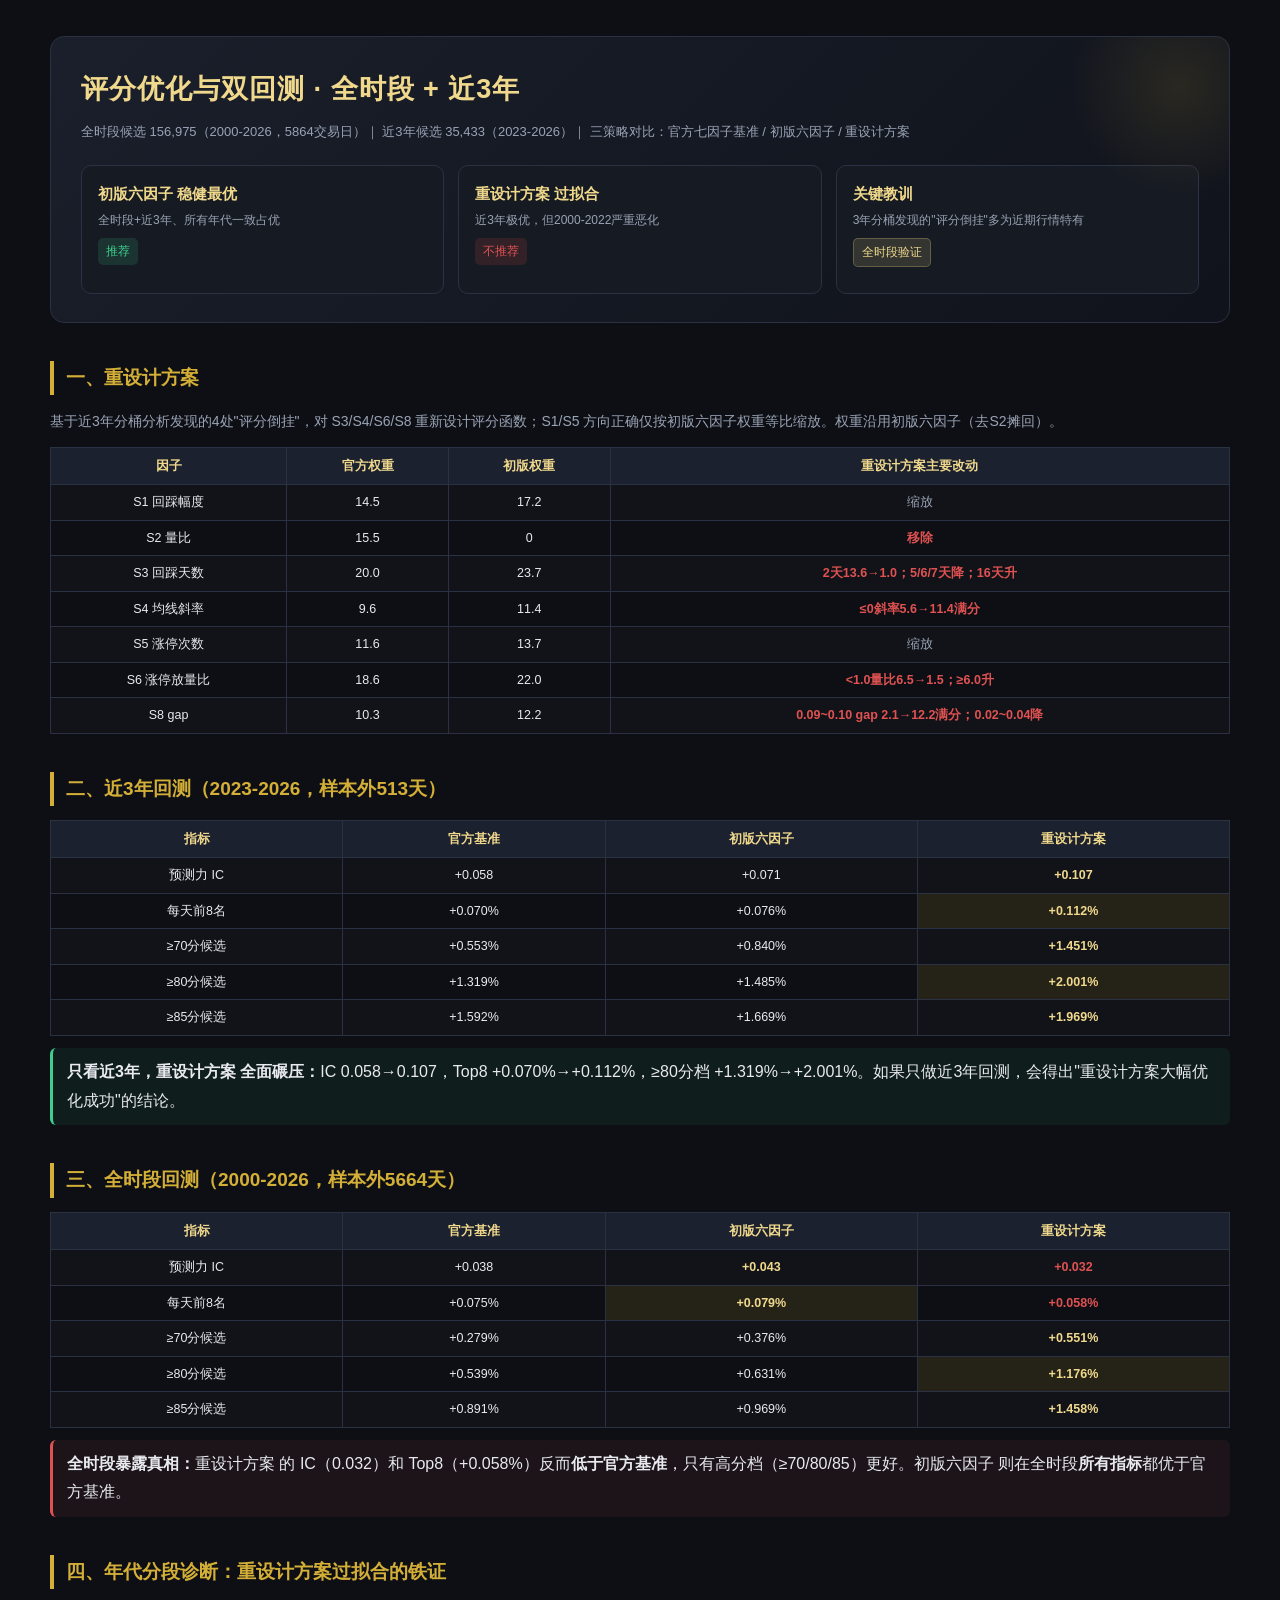
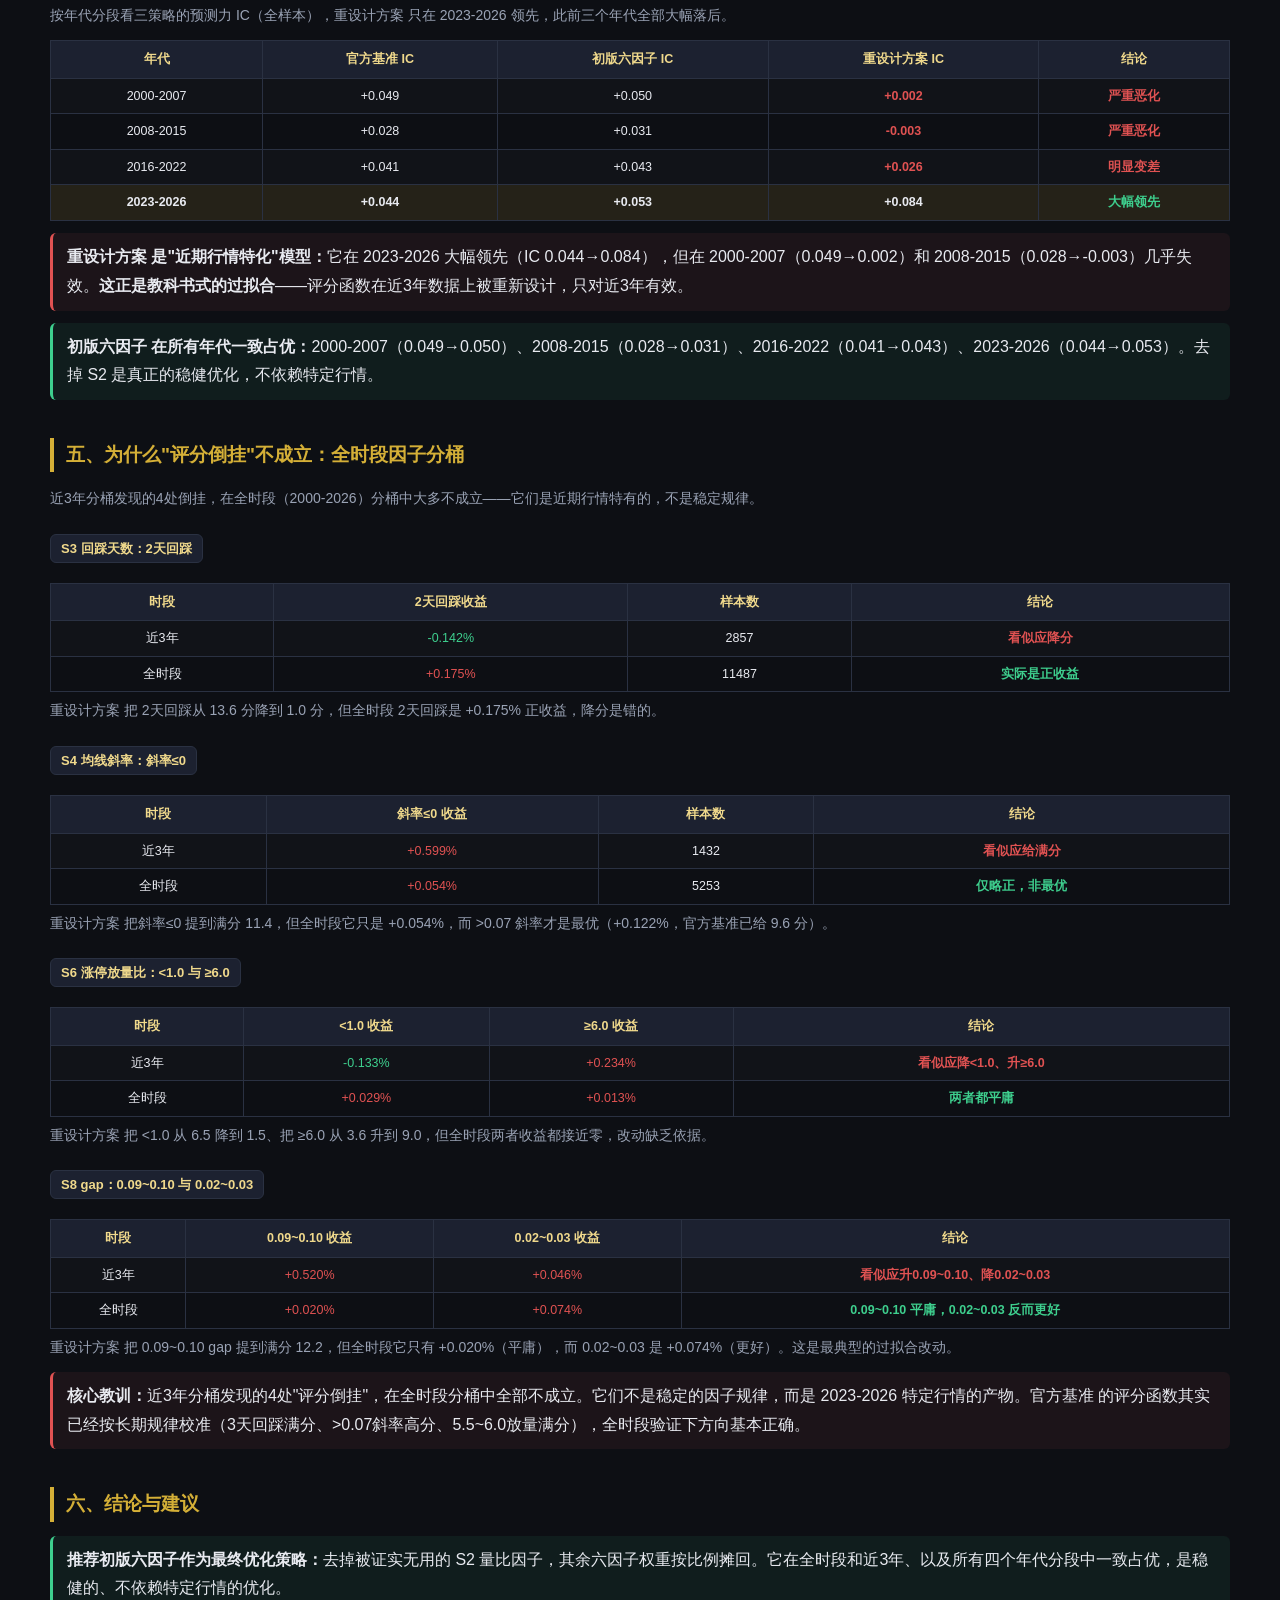
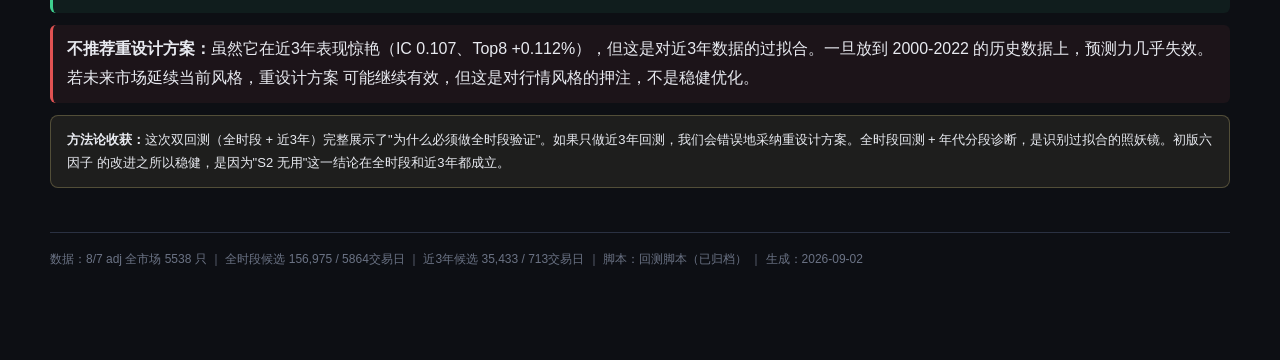
<file: docs/reports/桶分校准与双回测.html>
<!DOCTYPE html>
<html lang="zh-CN">
<head>
<meta charset="UTF-8">
<meta name="viewport" content="width=device-width, initial-scale=1.0">
<title>评分优化与双回测 · 全时段+近3年</title>
<style>
  :root{
    --bg:#0d0f14; --panel:#161a22; --panel2:#1c2130; --line:#2a3142;
    --gold:#d4af37; --gold2:#f0d98c; --red:#e05252; --green:#3ecf8e;
    --blue:#5aa9ff; --text:#e8eaf0; --sub:#9aa3b5; --dim:#6b7385;
  }
  *{margin:0;padding:0;box-sizing:border-box}
  body{background:var(--bg);color:var(--text);font-family:"Noto Sans CJK SC","WenQuanYi Micro Hei","PingFang SC","Microsoft YaHei",sans-serif;line-height:1.8;padding:36px 20px 90px}
  .wrap{max-width:1180px;margin:0 auto}
  h1{font-size:27px;letter-spacing:1px;color:var(--gold2)}
  .sub{color:var(--sub);font-size:13px;margin-top:6px}
  .hero{background:linear-gradient(135deg,#1a1f2b 0%,#10131b 100%);border:1px solid var(--line);border-radius:14px;padding:28px 30px;margin-bottom:28px;position:relative;overflow:hidden}
  .hero::after{content:"";position:absolute;top:-60px;right:-60px;width:220px;height:220px;border-radius:50%;background:radial-gradient(circle,rgba(212,175,55,.12),transparent 70%)}
  .verdict{display:flex;gap:14px;flex-wrap:wrap;margin-top:22px}
  .vcard{flex:1;min-width:200px;background:var(--panel);border:1px solid var(--line);border-radius:10px;padding:14px 16px}
  .vcard .n{font-size:15px;font-weight:700;color:var(--gold2)}
  .vcard .l{font-size:12px;color:var(--sub);margin-top:3px}
  .vcard .s{font-size:12px;margin-top:6px;padding:3px 8px;border-radius:5px;display:inline-block}
  .vcard .s.yes{background:rgba(62,207,142,.14);color:var(--green)}
  .vcard .s.no{background:rgba(224,82,82,.14);color:var(--red)}
  .vcard .s.warn{background:rgba(240,217,140,.14);color:var(--gold2)}
  h2{font-size:19px;color:var(--gold);margin:38px 0 14px;padding-left:12px;border-left:4px solid var(--gold)}
  h3{font-size:15px;color:var(--text);margin:22px 0 10px}
  p{color:var(--text);font-size:14px;margin-bottom:10px}
  .muted{color:var(--sub)} .dim{color:var(--dim)}
  table{width:100%;border-collapse:collapse;font-size:12.5px;margin:12px 0 6px}
  th{background:var(--panel2);color:var(--gold2);font-weight:600;padding:7px 8px;text-align:center;border:1px solid var(--line);white-space:nowrap}
  td{padding:6px 8px;text-align:center;border:1px solid var(--line);color:var(--text);white-space:nowrap}
  tr:nth-child(even) td{background:rgba(255,255,255,.015)}
  td.l,th.l{text-align:left}
  .up{color:var(--red)} .down{color:var(--green)}
  .best{background:rgba(212,175,55,.12);color:var(--gold2);font-weight:700}
  .good{color:var(--green);font-weight:600}
  .bad{color:var(--red);font-weight:600}
  .card{background:var(--panel);border:1px solid var(--line);border-radius:12px;padding:20px 22px;margin:14px 0}
  .hl{background:rgba(212,175,55,.08);border-left:3px solid var(--gold);padding:10px 14px;border-radius:6px;margin:12px 0}
  .hl.red{background:rgba(224,82,82,.07);border-left-color:var(--red)}
  .hl.green{background:rgba(62,207,142,.07);border-left-color:var(--green)}
  .num{font-variant-numeric:tabular-nums}
  .foot{margin-top:44px;padding-top:16px;border-top:1px solid var(--line);color:var(--dim);font-size:12px}
  .warn{background:rgba(240,217,140,.08);border:1px solid rgba(240,217,140,.25);border-radius:8px;padding:12px 16px;margin:12px 0;font-size:13px}
  .fac{display:inline-block;background:var(--panel2);border:1px solid var(--line);border-radius:6px;padding:2px 10px;font-size:13px;color:var(--gold2);margin-bottom:8px}
  .diag{font-size:13px;padding:8px 12px;border-radius:6px;margin:8px 0}
  .diag.ok{background:rgba(62,207,142,.08);border-left:3px solid var(--green)}
  .diag.warn{background:rgba(240,217,140,.08);border-left:3px solid var(--gold2)}
  .diag.bad{background:rgba(224,82,82,.08);border-left:3px solid var(--red)}
</style>
</head>
<body>
<div class="wrap">

<div class="hero">
  <h1>评分优化与双回测 · 全时段 + 近3年</h1>
  <div class="sub">全时段候选 156,975（2000-2026，5864交易日）｜ 近3年候选 35,433（2023-2026）｜ 三策略对比：官方七因子基准 / 初版六因子 / 重设计方案</div>
  <div class="verdict">
    <div class="vcard">
      <div class="n">初版六因子 稳健最优</div>
      <div class="l">全时段+近3年、所有年代一致占优</div>
      <div class="s yes">推荐</div>
    </div>
    <div class="vcard">
      <div class="n">重设计方案 过拟合</div>
      <div class="l">近3年极优，但2000-2022严重恶化</div>
      <div class="s no">不推荐</div>
    </div>
    <div class="vcard">
      <div class="n">关键教训</div>
      <div class="l">3年分桶发现的"评分倒挂"多为近期行情特有</div>
      <div class="s warn">全时段验证</div>
    </div>
  </div>
</div>

<h2>一、重设计方案</h2>
<p class="muted">基于近3年分桶分析发现的4处"评分倒挂"，对 S3/S4/S6/S8 重新设计评分函数；S1/S5 方向正确仅按初版六因子权重等比缩放。权重沿用初版六因子（去S2摊回）。</p>
<table>
  <tr><th>因子</th><th>官方权重</th><th>初版权重</th><th>重设计方案主要改动</th></tr>
  <tr><td>S1 回踩幅度</td><td>14.5</td><td>17.2</td><td class="muted">缩放</td></tr>
  <tr><td>S2 量比</td><td>15.5</td><td>0</td><td class="bad">移除</td></tr>
  <tr><td>S3 回踩天数</td><td>20.0</td><td>23.7</td><td class="bad">2天13.6→1.0；5/6/7天降；16天升</td></tr>
  <tr><td>S4 均线斜率</td><td>9.6</td><td>11.4</td><td class="bad">≤0斜率5.6→11.4满分</td></tr>
  <tr><td>S5 涨停次数</td><td>11.6</td><td>13.7</td><td class="muted">缩放</td></tr>
  <tr><td>S6 涨停放量比</td><td>18.6</td><td>22.0</td><td class="bad">&lt;1.0量比6.5→1.5；≥6.0升</td></tr>
  <tr><td>S8 gap</td><td>10.3</td><td>12.2</td><td class="bad">0.09~0.10 gap 2.1→12.2满分；0.02~0.04降</td></tr>
</table>

<h2>二、近3年回测（2023-2026，样本外513天）</h2>
<table>
  <tr><th>指标</th><th>官方基准</th><th>初版六因子</th><th>重设计方案</th></tr>
  <tr><td>预测力 IC</td><td class="num">+0.058</td><td class="num">+0.071</td><td class="num best">+0.107</td></tr>
  <tr><td>每天前8名</td><td class="num">+0.070%</td><td class="num">+0.076%</td><td class="num best">+0.112%</td></tr>
  <tr><td>≥70分候选</td><td class="num">+0.553%</td><td class="num">+0.840%</td><td class="num best">+1.451%</td></tr>
  <tr><td>≥80分候选</td><td class="num">+1.319%</td><td class="num">+1.485%</td><td class="num best">+2.001%</td></tr>
  <tr><td>≥85分候选</td><td class="num">+1.592%</td><td class="num">+1.669%</td><td class="num best">+1.969%</td></tr>
</table>
<div class="hl green"><b>只看近3年，重设计方案 全面碾压：</b>IC 0.058→0.107，Top8 +0.070%→+0.112%，≥80分档 +1.319%→+2.001%。如果只做近3年回测，会得出"重设计方案大幅优化成功"的结论。</div>

<h2>三、全时段回测（2000-2026，样本外5664天）</h2>
<table>
  <tr><th>指标</th><th>官方基准</th><th>初版六因子</th><th>重设计方案</th></tr>
  <tr><td>预测力 IC</td><td class="num">+0.038</td><td class="num best">+0.043</td><td class="num bad">+0.032</td></tr>
  <tr><td>每天前8名</td><td class="num">+0.075%</td><td class="num best">+0.079%</td><td class="num bad">+0.058%</td></tr>
  <tr><td>≥70分候选</td><td class="num">+0.279%</td><td class="num">+0.376%</td><td class="num best">+0.551%</td></tr>
  <tr><td>≥80分候选</td><td class="num">+0.539%</td><td class="num">+0.631%</td><td class="num best">+1.176%</td></tr>
  <tr><td>≥85分候选</td><td class="num">+0.891%</td><td class="num">+0.969%</td><td class="num best">+1.458%</td></tr>
</table>
<div class="hl red"><b>全时段暴露真相：</b>重设计方案 的 IC（0.032）和 Top8（+0.058%）反而<b>低于官方基准</b>，只有高分档（≥70/80/85）更好。初版六因子 则在全时段<b>所有指标</b>都优于官方基准。</div>

<h2>四、年代分段诊断：重设计方案过拟合的铁证</h2>
<p class="muted">按年代分段看三策略的预测力 IC（全样本），重设计方案 只在 2023-2026 领先，此前三个年代全部大幅落后。</p>
<table>
  <tr><th>年代</th><th>官方基准 IC</th><th>初版六因子 IC</th><th>重设计方案 IC</th><th>结论</th></tr>
  <tr><td>2000-2007</td><td class="num">+0.049</td><td class="num">+0.050</td><td class="num bad">+0.002</td><td class="bad">严重恶化</td></tr>
  <tr><td>2008-2015</td><td class="num">+0.028</td><td class="num">+0.031</td><td class="num bad">-0.003</td><td class="bad">严重恶化</td></tr>
  <tr><td>2016-2022</td><td class="num">+0.041</td><td class="num">+0.043</td><td class="num bad">+0.026</td><td class="bad">明显变差</td></tr>
  <tr class="best"><td>2023-2026</td><td class="num">+0.044</td><td class="num">+0.053</td><td class="num">+0.084</td><td class="good">大幅领先</td></tr>
</table>
<div class="hl red">
  <b>重设计方案 是"近期行情特化"模型：</b>它在 2023-2026 大幅领先（IC 0.044→0.084），但在 2000-2007（0.049→0.002）和 2008-2015（0.028→-0.003）几乎失效。<b>这正是教科书式的过拟合</b>——评分函数在近3年数据上被重新设计，只对近3年有效。
</div>
<div class="hl green">
  <b>初版六因子 在所有年代一致占优：</b>2000-2007（0.049→0.050）、2008-2015（0.028→0.031）、2016-2022（0.041→0.043）、2023-2026（0.044→0.053）。去掉 S2 是真正的稳健优化，不依赖特定行情。
</div>

<h2>五、为什么"评分倒挂"不成立：全时段因子分桶</h2>
<p class="muted">近3年分桶发现的4处倒挂，在全时段（2000-2026）分桶中大多不成立——它们是近期行情特有的，不是稳定规律。</p>

<h3><span class="fac">S3 回踩天数：2天回踩</span></h3>
<table>
  <tr><th>时段</th><th>2天回踩收益</th><th>样本数</th><th>结论</th></tr>
  <tr><td>近3年</td><td class="down">-0.142%</td><td>2857</td><td class="bad">看似应降分</td></tr>
  <tr><td>全时段</td><td class="up">+0.175%</td><td>11487</td><td class="good">实际是正收益</td></tr>
</table>
<p class="muted">重设计方案 把 2天回踩从 13.6 分降到 1.0 分，但全时段 2天回踩是 +0.175% 正收益，降分是错的。</p>

<h3><span class="fac">S4 均线斜率：斜率≤0</span></h3>
<table>
  <tr><th>时段</th><th>斜率≤0 收益</th><th>样本数</th><th>结论</th></tr>
  <tr><td>近3年</td><td class="up">+0.599%</td><td>1432</td><td class="bad">看似应给满分</td></tr>
  <tr><td>全时段</td><td class="up">+0.054%</td><td>5253</td><td class="good">仅略正，非最优</td></tr>
</table>
<p class="muted">重设计方案 把斜率≤0 提到满分 11.4，但全时段它只是 +0.054%，而 &gt;0.07 斜率才是最优（+0.122%，官方基准已给 9.6 分）。</p>

<h3><span class="fac">S6 涨停放量比：&lt;1.0 与 ≥6.0</span></h3>
<table>
  <tr><th>时段</th><th>&lt;1.0 收益</th><th>≥6.0 收益</th><th>结论</th></tr>
  <tr><td>近3年</td><td class="down">-0.133%</td><td class="up">+0.234%</td><td class="bad">看似应降&lt;1.0、升≥6.0</td></tr>
  <tr><td>全时段</td><td class="up">+0.029%</td><td class="up">+0.013%</td><td class="good">两者都平庸</td></tr>
</table>
<p class="muted">重设计方案 把 &lt;1.0 从 6.5 降到 1.5、把 ≥6.0 从 3.6 升到 9.0，但全时段两者收益都接近零，改动缺乏依据。</p>

<h3><span class="fac">S8 gap：0.09~0.10 与 0.02~0.03</span></h3>
<table>
  <tr><th>时段</th><th>0.09~0.10 收益</th><th>0.02~0.03 收益</th><th>结论</th></tr>
  <tr><td>近3年</td><td class="up">+0.520%</td><td class="up">+0.046%</td><td class="bad">看似应升0.09~0.10、降0.02~0.03</td></tr>
  <tr><td>全时段</td><td class="up">+0.020%</td><td class="up">+0.074%</td><td class="good">0.09~0.10 平庸，0.02~0.03 反而更好</td></tr>
</table>
<p class="muted">重设计方案 把 0.09~0.10 gap 提到满分 12.2，但全时段它只有 +0.020%（平庸），而 0.02~0.03 是 +0.074%（更好）。这是最典型的过拟合改动。</p>

<div class="hl red">
  <b>核心教训：</b>近3年分桶发现的4处"评分倒挂"，在全时段分桶中全部不成立。它们不是稳定的因子规律，而是 2023-2026 特定行情的产物。官方基准 的评分函数其实已经按长期规律校准（3天回踩满分、&gt;0.07斜率高分、5.5~6.0放量满分），全时段验证下方向基本正确。
</div>

<h2>六、结论与建议</h2>
<div class="hl green">
  <b>推荐初版六因子作为最终优化策略：</b>去掉被证实无用的 S2 量比因子，其余六因子权重按比例摊回。它在全时段和近3年、以及所有四个年代分段中一致占优，是稳健的、不依赖特定行情的优化。
</div>
<div class="hl red">
  <b>不推荐重设计方案：</b>虽然它在近3年表现惊艳（IC 0.107、Top8 +0.112%），但这是对近3年数据的过拟合。一旦放到 2000-2022 的历史数据上，预测力几乎失效。若未来市场延续当前风格，重设计方案 可能继续有效，但这是对行情风格的押注，不是稳健优化。
</div>
<div class="warn">
  <b>方法论收获：</b>这次双回测（全时段 + 近3年）完整展示了"为什么必须做全时段验证"。如果只做近3年回测，我们会错误地采纳重设计方案。全时段回测 + 年代分段诊断，是识别过拟合的照妖镜。初版六因子 的改进之所以稳健，是因为"S2 无用"这一结论在全时段和近3年都成立。
</div>

<div class="foot">
  数据：8/7 adj 全市场 5538 只 ｜ 全时段候选 156,975 / 5864交易日 ｜ 近3年候选 35,433 / 713交易日 ｜ 脚本：回测脚本（已归档） ｜ 生成：2026-09-02
</div>

</div>
</body>
</html>
</file>
